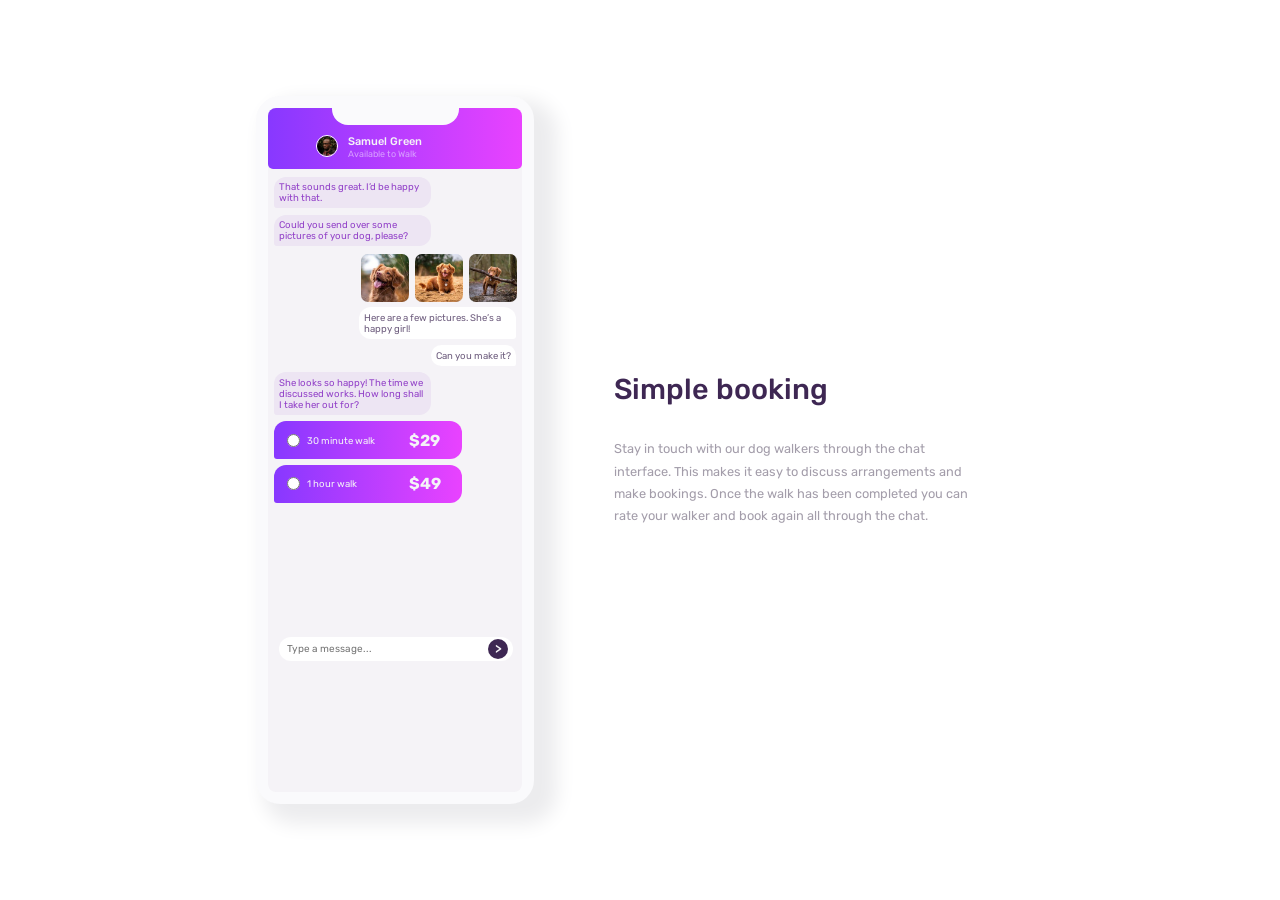
<file: index.html>
<!DOCTYPE html>
<html lang="en">
<head>
  <meta charset="UTF-8">
  <meta name="viewport" content="width=device-width, initial-scale=1.0"> <!-- displays site properly based on user's device -->

  <link rel="icon" type="image/png" sizes="32x32" href="./images/favicon-32x32.png">
  <link href="https://fonts.googleapis.com/css2?family=Rubik:wght@400;500;700&display=swap" rel="stylesheet">
  <title>Frontend Mentor | Chat-App-CSS</title>

  <!-- Feel free to remove these styles or customise in your own stylesheet 👍 -->
  <style>
    .attribution { font-size: 11px; text-align: center; }
    .attribution a { color: hsl(228, 45%, 44%); }
  </style>
  <link rel="stylesheet" href="style.css">
</head>
<body>

  <section id="mid">
    <div class="mob">

      <div id="contact-head">
        <div id="curve"></div>
        <div id="contact">

          <div id="contact-image">
            <img src="images/avatar.jpg" alt="">
          </div>
          <div id="contact-info">

            <p id="name">
              
              Samuel Green
            </p>
            <p id="status">
              
              Available to Walk
            </p>
          </div>
        </div>
      </div>
      
      <div id="chat-section">

        <div class="chats recvr">That sounds great. I’d be happy with that.</div>
        
        <div class="chats recvr">Could you send over some pictures of your dog, please?</div>
        
        <div class="chats sender" id="img-text">
          <img src="images/dog-image-1.jpg" alt="">
          <img src="images/dog-image-2.jpg" alt="">
          <img src="images/dog-image-3.jpg" alt="">
        </div>

        <div class="chats sender" id="special">Here are a few pictures. She’s a happy girl!</div>
        
        <div class="chats sender">Can you make it?</div>
        
        <div class="chats recvr">She looks so happy! The time we discussed works. How long shall I take her out for?</div>
        
        <div class="chats  recvr option" id="first"> 
          <input type="radio" ><span class="check"></span>
          <div class="radio-text">30 minute walk</div>
          <div class="price">$29</div>
        </div>
        
        <div class="chats recvr option" id="second"><input type="radio" ><span class="check"></span>
          <div class="radio-text">1 hour walk</div>
          <div class="price">$49</div>
      </div>
        
      </div>

      <div id="text-box">

        <input type="text" placeholder="Type a message...">
        <!-- Type a message…</p> -->
        <button>></button>
      </div>
      
    </div>

    <div id="crap">

      <h2>Simple booking</h2>
      <p>
      Stay in touch with our dog walkers through the chat interface. This makes it easy to 
      discuss arrangements and make bookings. Once the walk has been completed you can rate 
      your walker and book again all through the chat.
      </p>
    </div>
  </section>
  <!-- <div class="attribution">
    Challenge by <a href="https://www.frontendmentor.io?ref=challenge" target="_blank">Frontend Mentor</a>. 
    Coded by <a href="#">Your Name Here</a>.
  </div> -->
</body>
</html>
</file>
<file: style.css>
*{
    margin: 0px;
    padding: 0px;
    font-family: 'Rubik', sans-serif;
}
body{
    background-color: hsl(0, 0%, 100%);
}
#mid{
    background-color: hsl(0, 0%, 100%);
    display: flex;
    align-items: center;   
    justify-content: center;
    /* border: 2px solid red; */
    margin: auto;
    width: 60vw;
    justify-self: center;
    height: 100vh;
    /* background-color: turquoise; */
}

.mob{
    display: flex;
    justify-content: center;
    align-items: center;
    /* border: 2px solid blue; */
    flex-direction: column;
    border: 0.8rem solid #fafafc
    ;
    /* height: 70vh; */
    height: 76vh;
    justify-content: flex-start;
    /* width: 500px; */
    /* width: 860px; */
    width: 843px;
    border-radius: 1.5rem;
    /* box-shadow: 20px 20px 16px 9px #ececee; */
    box-shadow: 15px 12px 19px 8px #ececee;
    background-color: hsl(270, 20%, 96%);

}

#curve{
    background-color: #fafafc
    ;
    /* border: 2px solid red; */
    width: 50%;
    height: 17px;
    border-bottom-left-radius: 1rem;
    border-bottom-right-radius: 1rem;
    

}
#contact-head{
    border: none;
    background-image: linear-gradient(to left,hsl(293, 100%, 63%),hsl(264, 100%, 61%));
    width: 100%;
    align-items: center;
    display: flex;
    flex-direction: column;
    border-top-left-radius: 0.5rem;
    border-top-right-radius: 0.5rem;
    border-bottom-left-radius: 5px;
    border-bottom-right-radius: 5px;
    margin-bottom: 0.3rem;
    /* justify-self: flex-start; */
    
}

#contact{
    margin-left: 3rem;
    /* width: 100%; */
    display: flex;
    align-self: flex-start;
    margin-bottom: 0.6rem;
    margin:0.1rem 0rem 0.5rem 3rem;
}



#contact-image img{
    
    /* cursor: pointer; */
    margin-top: 0.5rem;
    height: 20px;
    border-radius: 2rem;
    border: 1.5px solid white;
}
#contact-image img:hover{
    transform: scale(1.1);
    cursor: pointer;
}

#name{
    font-weight: 500;
    color:#f4f3f7 ;
    font-size: 11px;
    padding: 0.5rem 0.5rem 0.1rem 0.6rem;
    cursor: pointer;
}
#status{
    font-size: 9px;
    color: hsl(276, 100%, 81%);
    padding: 0 0.6rem;
}

#chat-section{
    background-color:hsl(270, 20%, 96%) ;
    display: flex;
    flex-direction: column;
    /* border: 2px solid yellow; */
    height: 80%;
    /* width: 300px; */
    width: 100%;
}

#contact-info{
    display: flex;
    flex-direction: column;
}

.chats{
    font-size: 16px;
    margin: 0.2rem;
    padding: 0.3rem;
    font-size: 0.6rem;
    
}
.recvr{
    width:58% ;
    /* float: left; */
    align-self: flex-start;
    /* border:1.5px solid purple; */
    border-top-left-radius: 12px;
    border-top-right-radius: 12px;
    border-bottom-right-radius: 12px;
    border-bottom-left-radius: 3px;
    color: hsl(276, 55%, 52%);
    background-color: #ede5f3   ;
    margin-left: 0.4rem;
}

.sender{
    /* float: right; */
    margin-right: 0.4rem;
    align-self: flex-end;
    /* border: 1.5px solid peru; */
    border-top-left-radius: 12px;
    border-top-right-radius: 12px;
    border-bottom-right-radius: 3px;
    border-bottom-left-radius: 12px;
    color: hsl(271, 15%, 43%);
    background-color: white;
    
}
#img-text{
    border: none;
    padding: 0rem;
    margin: 0.3rem 0.2rem 0rem 0.2rem;
    background-color:hsl(270, 20%, 96%) ;
    
}
#img-text img{
    border-radius: 7px;
    /* align-items: flex-end; */
    height: 48px;
    margin: 0px 2px;
}

#img-text img:hover{
    cursor: pointer;
    transform: scale(1.2);
}

.option{
    background-image: linear-gradient(to left,hsl(293, 100%, 63%),hsl(264, 100%, 61%));
    /* height: 30px;
    width: 60%; */
    height: 28px;
    width: 70%;
    /* display: inline; */
    display: flex;
    /* justify-content: center; */
    justify-content: flex-start;
    align-items: center;
    color: #f4f3f7

    ;
}

#first .radio-text{
    /* display: flex; */
    /* width: 30px; */
}

.radio-text{
    width: 70px;
    margin-left: 0.4rem;
}

.price{
    font-weight: 700;
    font-size: 1rem;
    justify-self: flex-end;
    margin-left:2rem;
    /* width: 40%; */
}
.option input[type="radio"]{
    margin-left: 0.5rem;
    cursor: pointer;
    /* opacity: 0; */
    /* border-radius: 50%;*/
    border: 1px solid hsl(289, 100%, 72%); 
    /* justify-self: flex-start; */
}
#text-box{
    background-color: hsl(270, 20%, 96%);
    width: 100%;
    display: flex;
    align-items: center;
    justify-content: center;
    height: 100%;
    border-bottom-left-radius:0.5rem;
    border-bottom-right-radius:0.5rem;
}

#text-box input{
    position: relative;
    left: 11px;
    color: hsl(206, 6%, 79%);
    font-size: 10px;
    padding: 0.4rem 0.5rem;
    width: 218px;
    border-radius: 3rem;
    border: none;
    outline: none;
    /* padding-left:0.6rem ; */

}
button{
    right:14px;
    position: relative;
    z-index: 2;
    outline: none;
    border: none;
    height: 20px;
    width: 20px;
    border-radius: 50%;
    background-color: hsl(271, 36%, 24%);
    color:hsl(270, 20%, 96%) ;
    font-weight: 500;

}

button:hover{
    cursor: pointer;
    color: hsl(271, 36%, 24%);
    background-color: hsl(270, 20%, 96%);
}


/* .option input[type="radio"]:after{
    z-index: 2;
    align-self: center;
    justify-self: center;
    content: "";
    margin-left: 0.5rem;
    cursor: pointer;
    visibility: visible;
    height: 20px;
    width: 20px;

    border-radius: 50%;
    border: 1px solid hsl(289, 100%, 72%); */
    /* justify-self: flex-start; */
/* } */

/* .check{
    position: absolute;
    top: 0;
    left: 0;
    border-radius: 50%;
    border: 1px solid hsl(289, 100%, 72%);
    background-image:linear-gradient(to left,hsl(293, 100%, 63%),hsl(264, 100%, 61%));
    background: none;
    height: 10px;
    width: 10px; */
/* } */
/* .check:after {  
    content: "";  
    position: absolute;  
    display: none;  
  }   */
#special{
    width: 58%;
}

#crap{
    /* display:inline-block */
    /* border: 2px solid brown; */
    margin-left: 5rem;
}

#crap h2{
    color: hsl(271, 36%, 24%);
    font-weight: 500;
    font-size: 1.8rem;
}

#crap p{
    padding: 2rem 3rem 0rem 0rem;
    font-size: 0.8rem;
    color:hsl(270, 7%, 64%);
    line-height: 1.4rem;
}
</file>
